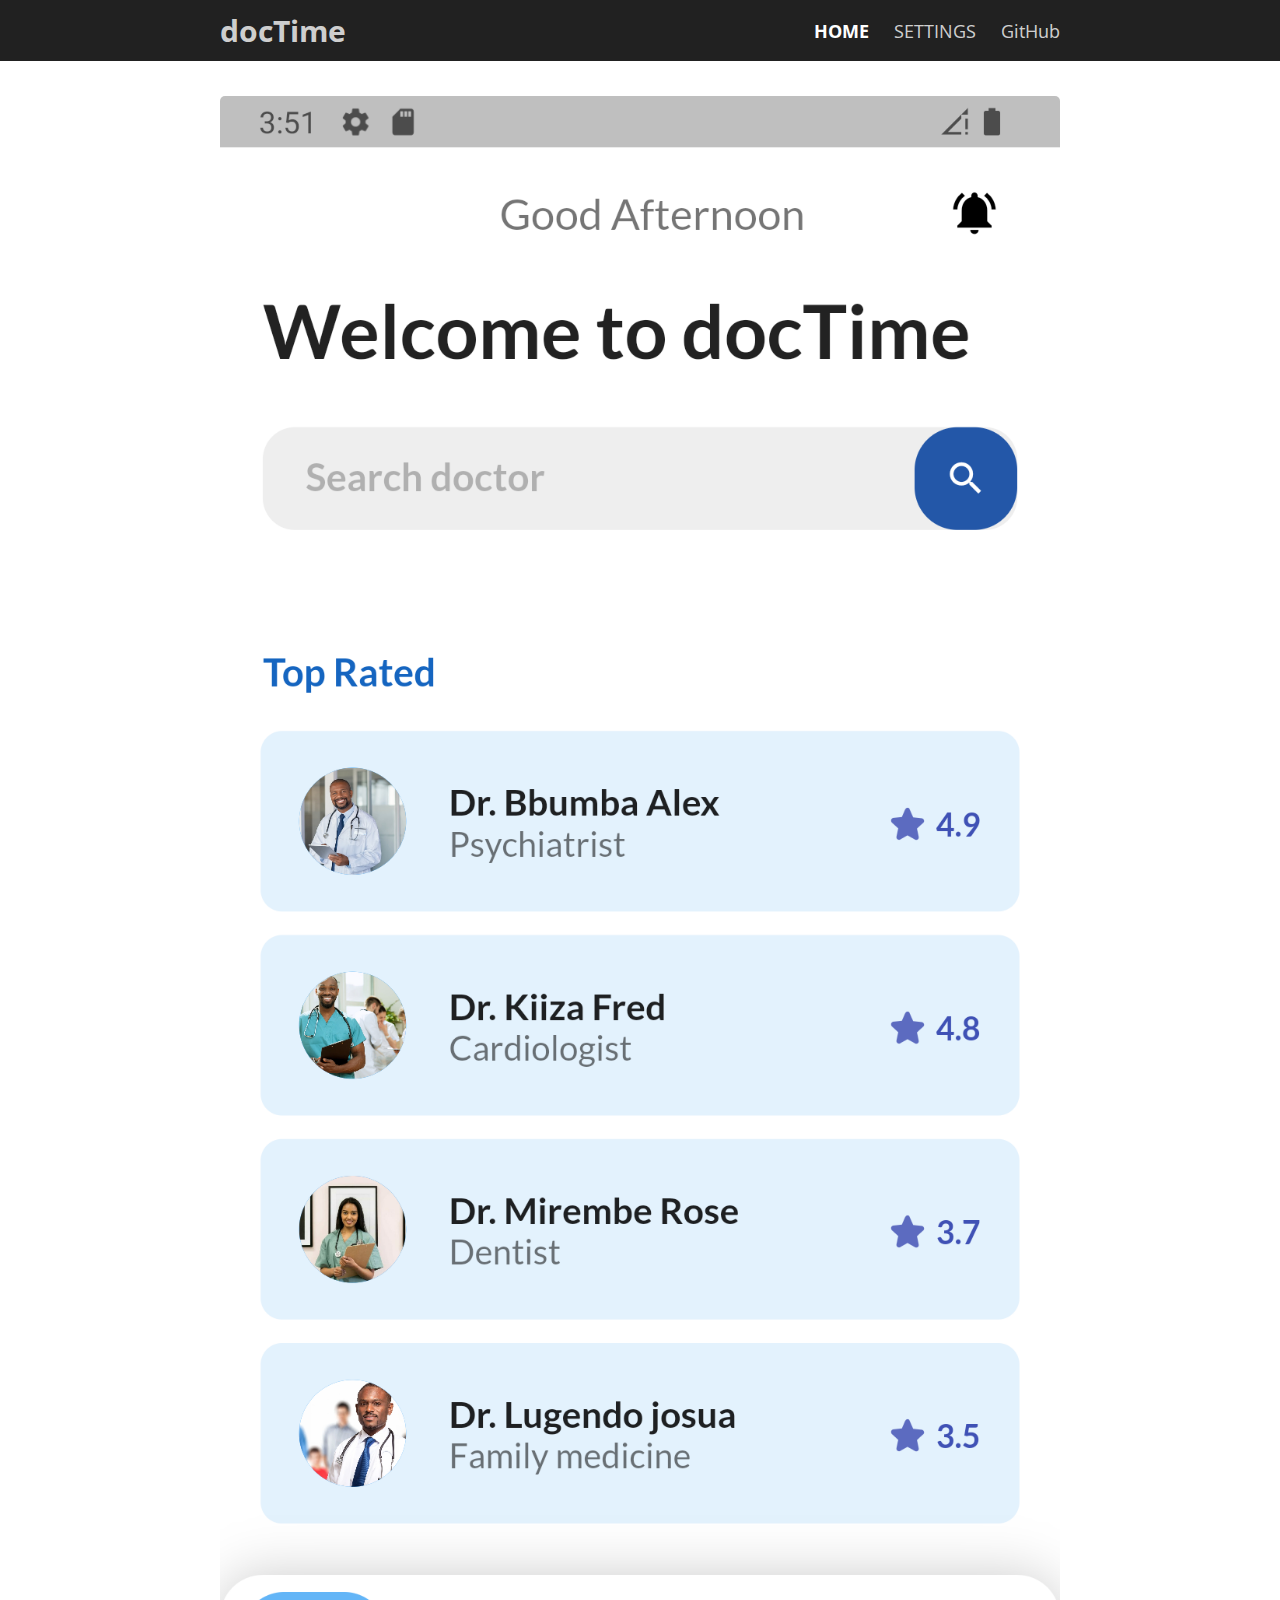
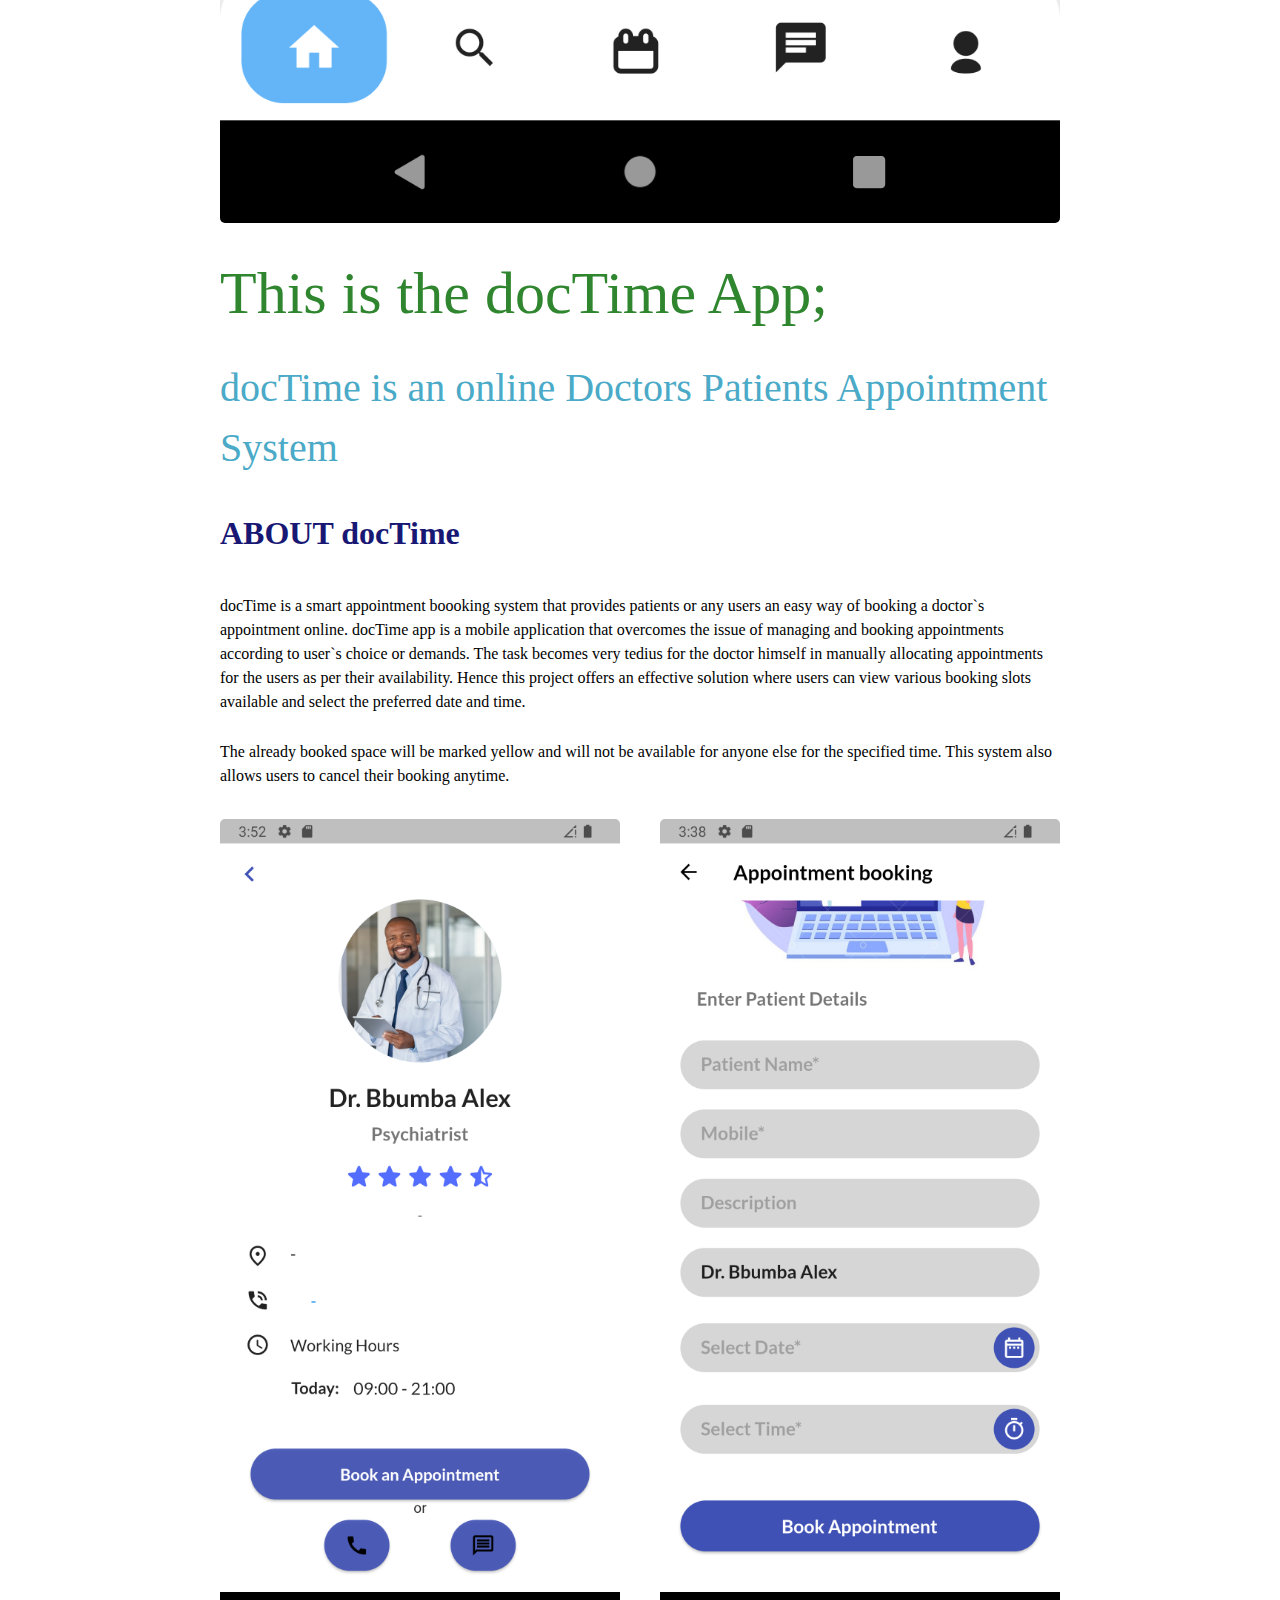
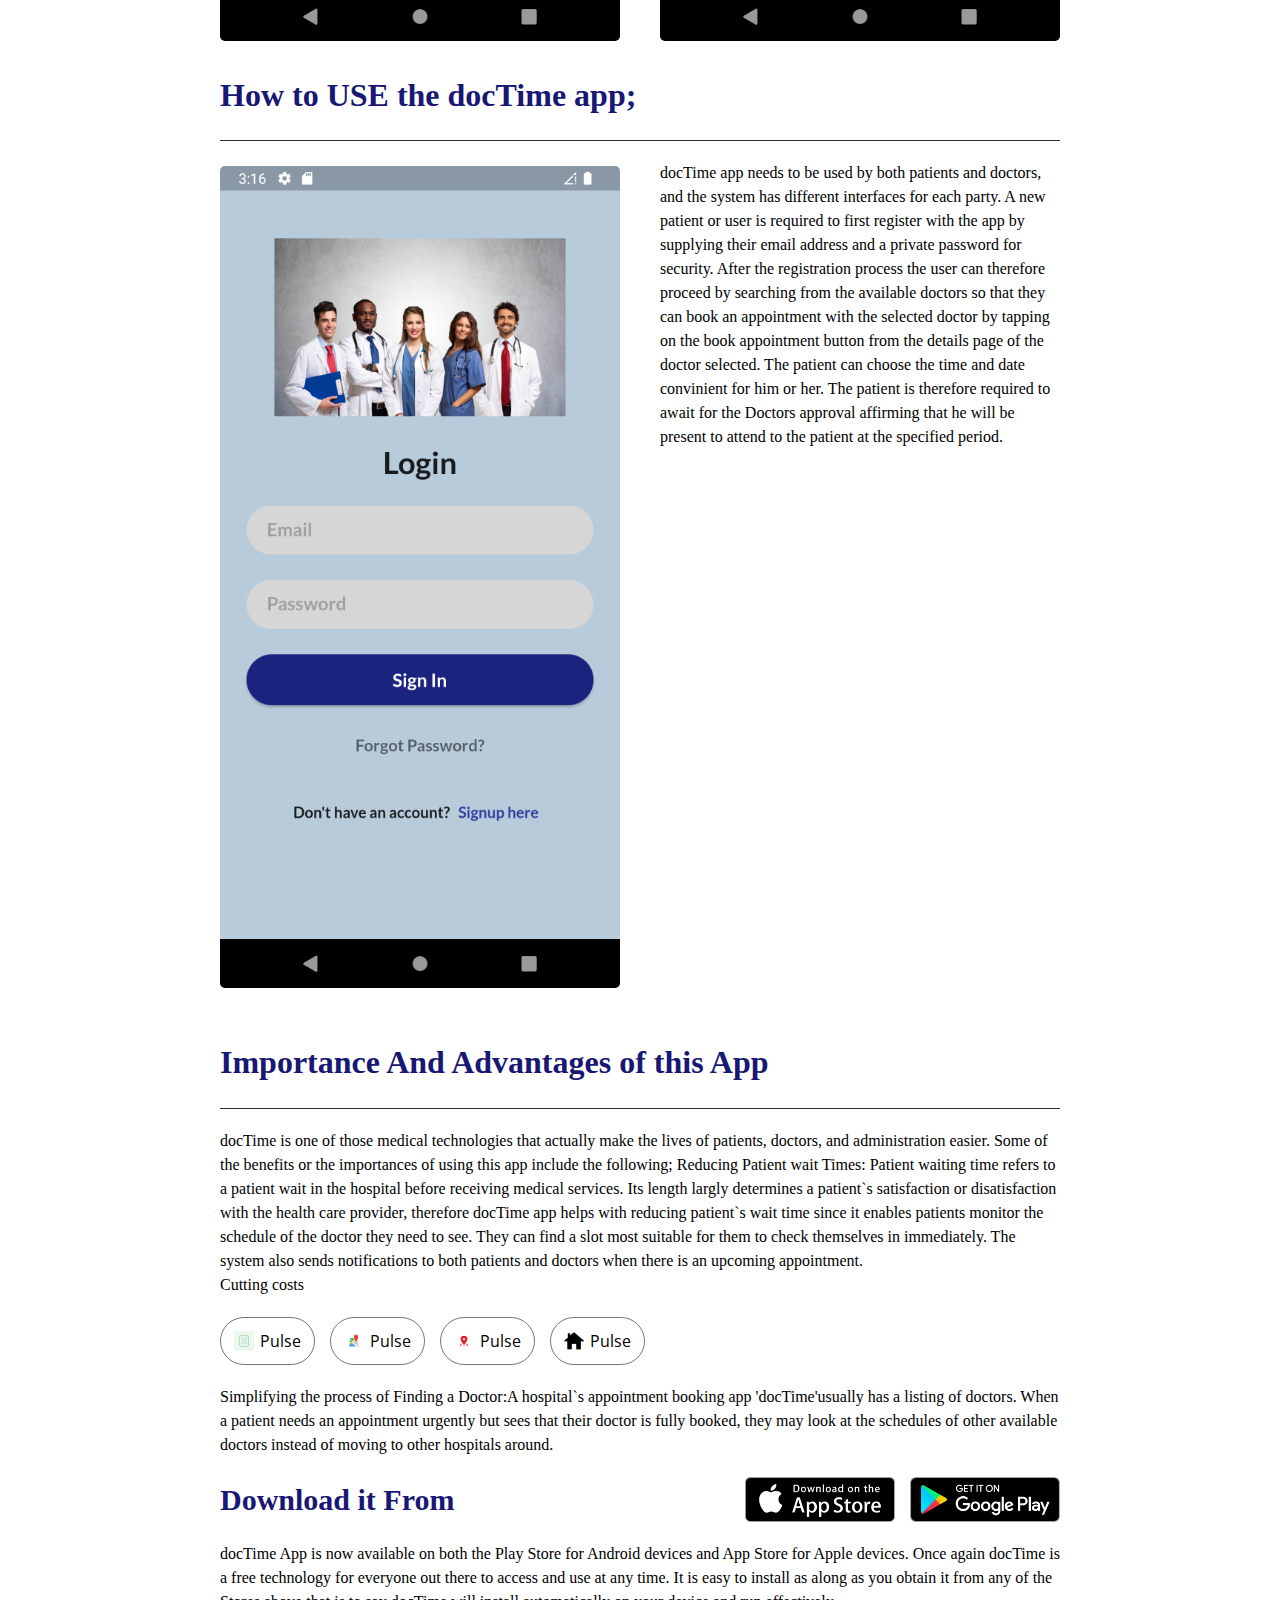
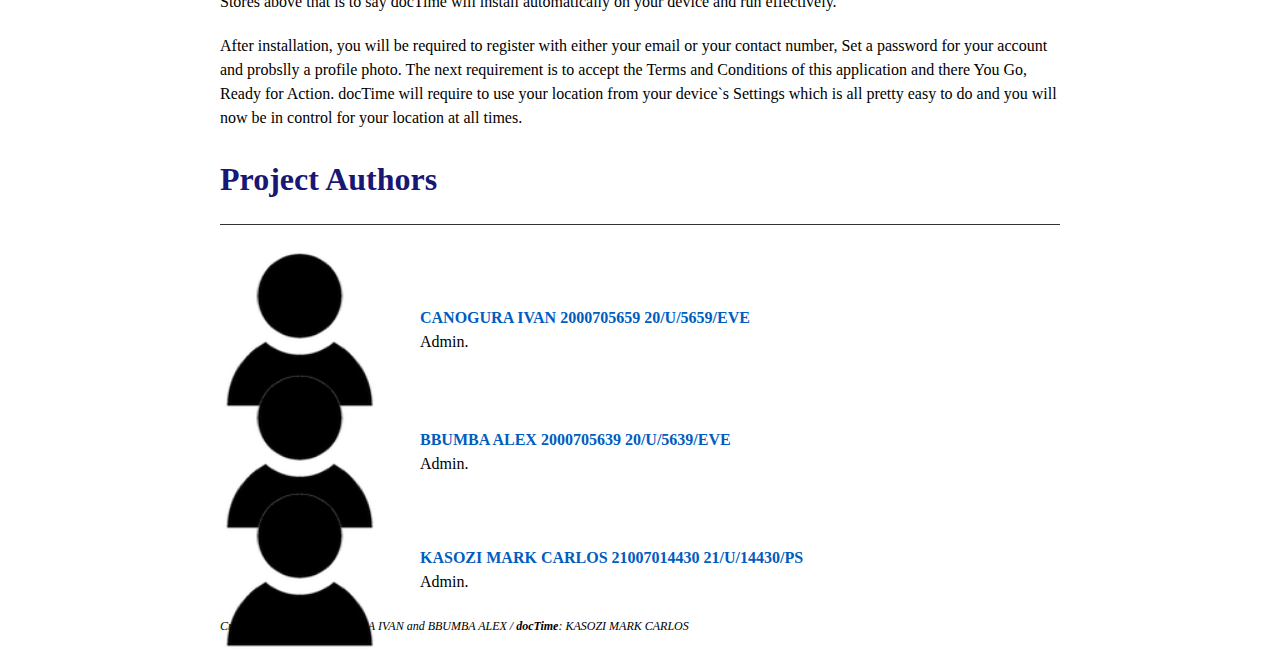
<file: index.html>
<!doctype html>
<html>

<head>
  <title>docTime</title>
  <meta charset="utf-8" name="viewport" content="width=device-width, initial-scale=1">
  <link href="css/frame.css" media="screen" rel="stylesheet" type="text/css" />
  <link href="css/controls.css" media="screen" rel="stylesheet" type="text/css" />
  <link href="css/custom.css" media="screen" rel="stylesheet" type="text/css" />
  <link href='https://fonts.googleapis.com/css?family=Open+Sans:400,700' rel='stylesheet' type='text/css'>
  <link href='https://fonts.googleapis.com/css?family=Open+Sans+Condensed:300,700' rel='stylesheet' type='text/css'>
  <link href="https://fonts.googleapis.com/css?family=Source+Sans+Pro:400,700" rel="stylesheet">
  <script src="https://ajax.googleapis.com/ajax/libs/jquery/3.3.1/jquery.min.js"></script>
  <script src="js/menu.js"></script>
  <style>
    .menu-index {
      color: rgb(255, 255, 255) !important;
      opacity: 1 !important;
      font-weight: 700 !important;
    }
  </style>
</head>

<body>
  <div class="menu-container"></div>
  <div class="content-container">
    <div class="content">
      <div class="content-table flex-column">
        <!-------------------------------------------------------------------------------------------->
        <!--Start Intro-->
        <div class="flex-row">
          <div class="flex-item flex-column">
            <img class="image" src="img/doc3.png">
          </div>
          <div class="flex-item flex-column">
            <p class="text text-large">
              This is the docTime App;
            </p>
          </div>

          <div class="flex-item flex-column">
            <p class="text text-B">
              docTime is an online Doctors Patients Appointment System
            </p>
          </div>

          <div class="flex-row">
            <div class="flex-item flex-column">
              <h1>ABOUT docTime</h1>
              <p class="text add-top-margin">
  
               
                docTime is a smart appointment boooking system that provides patients or any users an easy way of booking a doctor`s
                appointment online. docTime app is a mobile application that overcomes the issue of managing and booking appointments according
                 to user`s choice or demands. The task becomes very tedius for the doctor himself in manually allocating appointments for the 
                 users as per their availability. Hence this project offers an effective solution where users can view various booking slots
                 available and select the preferred date and time. 
              </p>
              <p>
                The already booked space will be marked yellow and will not be available for anyone else for the specified time. This system also
                allows users to cancel their booking anytime.
              </p>
            </div>
          </div>
          <div class ="flex-image"> <!--flex- Image-->
            <div class ="flex-item">
              <img class="image" src ="img/doc4.png">
            </div>
            <div class ="flex-item">
              <img class="image" src ="img/doc8.png">
            </div>
          </div> <!--flex- Image-->
        </div>
        
        <!--End Intro-->
        <!-------------------------------------------------------------------------------------------->
        <!--How To use the app-->
        <div class="flex-row">
          <div class="flex-item flex-column">
            <h1 class="add-top-margin">How to USE the docTime app;</h1>
            <hr>
            <p class="text">
              <img class="image image-wrap-text max-width-400" src="img/doc2 (1).png">
              docTime app needs to be used by both patients and doctors, and the system has different interfaces for each party.
              A new patient or user is required to first register with the app by supplying their email address and a private password
              for security. After the registration process the user can therefore proceed by searching from the available doctors so that 
              they can book an appointment with the selected doctor by tapping on the book appointment button from the details page of the 
              doctor selected. 
              The patient can choose the time and date convinient for him or her. The patient is therefore required to await for the 
              Doctors approval affirming that he will be present to attend to the patient at the specified period.
              
            </p>
          </div>
        </div>
        <!--How to use the app-->
        <!-------------------------------------------------------------------------------------------->
        <!--How to Get findMe-->
        <div class="flex-row">
          <div class="flex-item flex-column">
            <h1 class="add-top-margin">Importance And Advantages  of this App</h1>
            <hr>
            <p class="text">
              docTime is one of those medical technologies that actually make the lives of patients, doctors, and administration
              easier. Some of the benefits or the importances of using this app include the following;
              <B>Reducing Patient wait Times:</B> Patient waiting time refers to a patient wait in the hospital before receiving medical services. 
              Its length largly determines a patient`s satisfaction or disatisfaction with the health care provider, therefore docTime app 
              helps with reducing patient`s wait time since it enables patients monitor the schedule of the doctor they need to see. They can find 
              a slot most suitable for them to check themselves in immediately.
              The system also sends notifications to both patients and doctors when there is an upcoming appointment.</br>
              <B>Cutting costs</B>
              
            </p>
           
            
            
            <div class="control-group">
              <button class="custom-button-flat pulse-black"><img src="img/liveshare02.jpg"><span>Pulse</span></button>
              <button class="custom-button-flat pulse-primary"><img src="img/livelocation7.png"><span>Pulse</span></button>
              <button class="custom-button-flat pulse-danger"><img src="img/livelocation8.jpg"><span>Pulse</span></button>
              <button class="custom-button-flat pulse-info"><img src="img/home.png"><span>Pulse</span></button>
            </div>
            <p class="text">
              <B>Simplifying the process of Finding a Doctor:</B>A hospital`s appointment booking app 'docTime'usually has a listing of 
              doctors. When a patient needs an appointment urgently but sees that their doctor is fully booked, they may look at the schedules
              of other available doctors instead of moving to other hospitals around.
              
            </p>
          </div>
        </div>
        <div class="flex-row-space-between">
          <div class="flex-item flex-column">
            <h1 class="text badge-text">Download it From</h1>
          </div>
          <div class="flex-item flex-column">
            <div class="control-group">
              <a href="javascript:void(0)" target="_blank" class="custom-image-button">
                <img src="img/app-store-badge.png" width="150">
              </a>
              <a href="javascript:void(0)" target="_blank" class="custom-image-button">
                <img src="img/google-play-badge.png" width="150">
              </a>
            </div>
          </div>
        </div>
        <div class="flex-row">
          <div class="flex-item flex-column">
            <p class="text">
              docTime App is now available on both the Play Store for Android devices and App Store for Apple devices. Once again docTime is a free 
              technology for everyone out there to access and use at any time.
              It is easy to install as along as you obtain it from any of the Stores above that is to say docTime will install automatically
              on your device and run effectively.
            </p>
            
            <p class="text">
              After installation, you will be required to register with either your email or your contact number, Set a password for your account 
              and probslly a profile photo. The next requirement is to accept the Terms and Conditions of this application and there You Go,
              Ready for Action.
              docTime will require to use your location from your device`s Settings which is all pretty easy to do and you will now be in control 
              for your location at all times.
            </p>
          </div>
        </div>
        <!--how to get find me-->
        <!-------------------------------------------------------------------------------------------->
        
        <!-------------------------------------------------------------------------------------------->
        <!--Start List of Projects-->
        <div class="flex-row">
          <div class="flex-item flex-column full-width">
            <h1 class="add-top-margin">Project Authors</h1>
            <hr>
          </div>
        </div>
        <div class="flex-row">
          <div class="flex-item flex-item-stretch flex-column">
            <img class="image max-width-400" src="img/user.png">
          </div>
          <div class="flex-item flex-item-stretch-4 flex-column">
            <p class="text">
              <a class="highlight-text" href="javascript:void(0)">CANOGURA IVAN  2000705659   20/U/5659/EVE
              </a><br>
              Admin.
            </p>
          </div>
        </div>
        <div class="flex-row">
          <div class="flex-item flex-item-stretch flex-column">
            <img class="image max-width-400" src="img/user.png">
          </div>
          <div class="flex-item flex-item-stretch-4 flex-column">
            <p class="text">
              <a class="highlight-text" href="javascript:void(0)">BBUMBA ALEX  2000705639   20/U/5639/EVE</a>
              <br>
              Admin.
            </p>
          </div>
        </div>
        <div class="flex-row">
          <div class="flex-item flex-item-stretch flex-column">
            <img class="image max-width-400" src="img/user.png">
          </div>
          <div class="flex-item flex-item-stretch-4 flex-column">
            <p class="text">
              <a class="highlight-text" href="javascript:void(0)">KASOZI MARK CARLOS  21007014430   21/U/14430/PS
              </a><br>
              Admin.                                    
            </p>
          </div>
        </div>
        <!--End List of Projects-->
        <!-------------------------------------------------------------------------------------------->
        <!--Start Credits-->
        <div class="flex-row">
          <div class="flex-item flex-item-stretch flex-column">
            <p class="text text-small text-italic">
              Credits: <span class="highlight-text">docTime</span>: CANOGURA IVAN and BBUMBA ALEX / <span class="highlight-text">docTime</span>: KASOZI MARK CARLOS
            </p>
          </div>
        </div>
        <!--End Credits-->
        <!-------------------------------------------------------------------------------------------->
      </div>
    </div>
  </div>
</body>

</html>
</file>
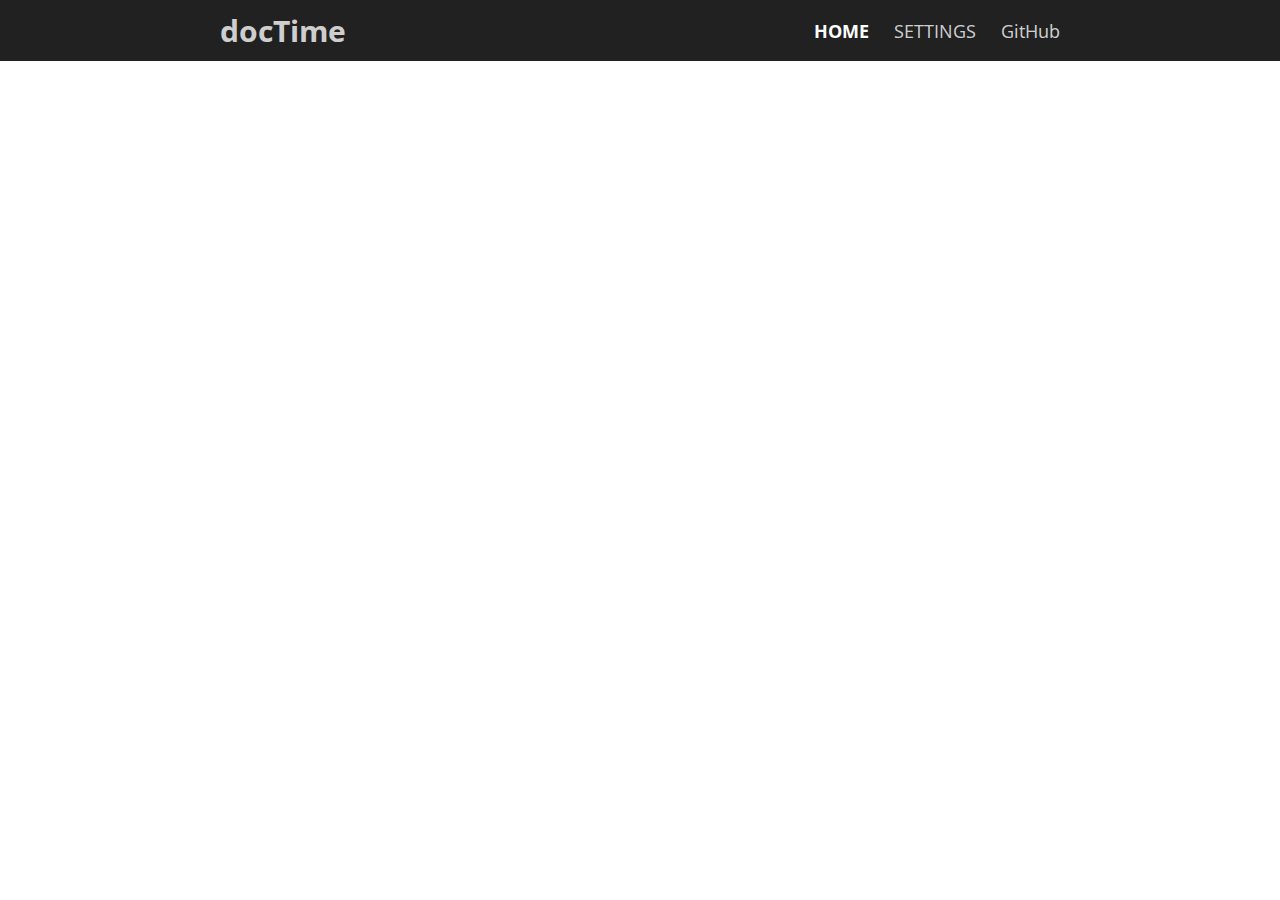
<file: empty.html>
<!doctype html>
<html>

<head>
  <title>Project Title</title>
  <meta charset="utf-8" name="viewport" content="width=device-width, initial-scale=1">
  <link href="css/frame.css" media="screen" rel="stylesheet" type="text/css" />
  <link href="css/controls.css" media="screen" rel="stylesheet" type="text/css" />
  <link href="css/custom.css" media="screen" rel="stylesheet" type="text/css" />
  <link href='https://fonts.googleapis.com/css?family=Open+Sans:400,700' rel='stylesheet' type='text/css'>
  <link href='https://fonts.googleapis.com/css?family=Open+Sans+Condensed:300,700' rel='stylesheet' type='text/css'>
  <link href="https://fonts.googleapis.com/css?family=Source+Sans+Pro:400,700" rel="stylesheet">
  <script src="https://ajax.googleapis.com/ajax/libs/jquery/3.3.1/jquery.min.js"></script>
  <script src="js/menu.js"></script>
  <style>
    .menu-index {
      color: rgb(255, 255, 255) !important;
      opacity: 1 !important;
      font-weight: 700 !important;
    }
  </style>
</head>

<body>
  <div class="menu-container"></div>
  <div class="content-container">
    <div class="content">
      <div class="content-table flex-column">
        <div class="flex-row">
          <div class="flex-item flex-column">
          </div>
          <div class="flex-item flex-column">
          </div>
        </div>
      </div>
    </div>
  </div>
</body>

</html>
</file>
<file: css/frame.css>
/*************************************************************************
 * GitHub: https://github.com/yenchiah/project-website-template
 * Version: v3.29
 * This CSS file is for the website frame
 * If you want to keep this template updated, avoid modifying this file
 * Instead, add your own CSS in the index.css
 *************************************************************************/

html,
body {
  margin: 0;
  padding: 0;
  background-color: white;
  font-family: 'Open Sans', Helvetica, Arial, sans-serif;
  left: 0;
  right: 0;
  width: auto;
}

a {
  outline: none;
  cursor: pointer;
}

img {
  -webkit-touch-callout: none;
  -webkit-user-select: none;
  -khtml-user-select: none;
  -moz-user-select: none;
  -ms-user-select: none;
  user-select: none;
}

video {
  -webkit-touch-callout: none;
  -webkit-user-select: none;
  -khtml-user-select: none;
  -moz-user-select: none;
  -ms-user-select: none;
  user-select: none;
}

h1 {
  color: rgb(24, 24, 116);
  font-family: Georgia, 'Times New Roman', Times, serif;
}

h2 {
  font-size: 24px;
  margin: 10px 0 0 0;
  padding: 0;
  font-weight: bold;
  font-family: 'Open Sans', Helvetica, Arial, sans-serif;
}

h3 {
  font-size: 18px;
  margin: 10px 0 0 0;
  padding: 0;
  font-weight: bold;
  font-family: 'Open Sans', Helvetica, Arial, sans-serif;
}

 p {
  font-family: Georgia, 'Times New Roman', Times, serif;
}

ul,
ol {
  margin: 10px 0 10px 0;
}

li ol,
li ul {
  margin: 0;
}

hr {
  border: 0;
  height: 1px;
  background: #333;
  margin: 0 0 10px 0;
}

.menu-container {
  z-index: 2;
  position: relative;
  width: 100%;
  background-color: #212121;
  min-width: 300px;
  -webkit-touch-callout: none;
  -webkit-user-select: none;
  -khtml-user-select: none;
  -moz-user-select: none;
  -ms-user-select: none;
  user-select: none;
}

.menu {
  position: relative;
  margin: 0 auto;
  max-width: 900px;
}

.menu-table {
  padding: 10px 10px;
  width: 100%;
  margin: 0;
}

.menu-highlight {
  color: rgb(255, 255, 255) !important;
  opacity: 1 !important;
  font-weight: 700 !important;
}

.logo {
  margin-left: 20px;
}

.logo a {
  color: rgba(255, 255, 255, 0.8);
  font-family: 'Open Sans Condensed', Helvetica, Arial, sans-serif;
  font-size: 30px;
  text-decoration: none;
  font-weight: 700;
  flex: 1 auto;
}

.menu-button {
  width: 40px;
  height: 40px;
  display: none;
  cursor: pointer;
  margin-right: 20px;
}

.menu-button img {
  width: 30px;
  height: 30px;
}

.menu-items a {
  color: rgba(255, 255, 255, 0.8);
  text-decoration: none;
  font-weight: 400;
  font-size: 18px;
  flex: 1 auto;
  transition: opacity 0.1s ease-in-out;
  -moz-transition: opacity 0.1s ease-in-out;
  -webkit-transition: opacity 0.1s ease-in-out;
  font-family: 'Open Sans', Helvetica, Arial, sans-serif;
  white-space: nowrap;
}

.menu-items a:not(:last-child) {
  margin-right: 25px;
}

.menu-items a:hover {
  color: rgb(255, 255, 255);
  opacity: 1;
}

.content-container {
  z-index: 1;
  position: relative;
  width: 100%;
  min-width: 300px;
}

.content {
  position: relative;
  margin: 0 auto;
  font-size: 16px;
  font-family: 'Source Sans Pro', Helvetica, Arial, sans-serif;
  font-weight: 300;
  line-height: 1.5;
  max-width: 900px;
  overflow-x: auto;
}

.content p a,
.content ul a,
.content ol a {
  text-decoration: none;
  color: #005cbf;
}

.content p a:hover,
.content ul a:hover,
.content ol a:hover {
  text-decoration: underline;
}

.content-table {
  padding: 20px 10px;
  width: 100%;
  margin: 0;
}

.flex-column {
  display: flex;
  flex-direction: column;
  flex-wrap: wrap;
  justify-content: flex-start;
  align-items: stretch;
  align-content: stretch;
  box-sizing: border-box;
}

.flex-row-space-between {
  display: flex;
  flex-direction: row;
  flex-wrap: wrap;
  justify-content: space-between;
  align-items: center;
  align-content: stretch;
  box-sizing: border-box;
}

.flex-row {
  display: flex;
  flex-direction: row;
  flex-wrap: wrap;
  justify-content: flex-start;
  align-items: center;
  align-content: stretch;
  box-sizing: border-box;
}

.flex-row-center {
  display: flex;
  flex-direction: row;
  flex-wrap: wrap;
  justify-content: center;
  align-items: center;
  align-content: stretch;
  box-sizing: border-box;
}

.flex-item-stretch {
  flex: 1 auto;
}

.flex-item-stretch-2 {
  flex: 1 auto;
}

.flex-item-stretch-3 {
  flex: 1 auto;
}

.flex-item-stretch-4 {
  flex: 1 auto;
}

.flex-item-stretch-5 {
  flex: 1 auto;
}

.flex-image {
  display: flex;
}

.flex-item {
  margin: 0 20px;
}

.left-align {
  float: left;
}

.right-align {
  float: right;
}

.full-width {
  width: 100%;
}

.badge-text {
  font-size: 30px;
  font-weight: 700;
}

.text {
  margin: 10px 0 10px 0;
  padding: 0;
}

.text-large-margin {
  margin: 15px 0 15px 0;
  padding: 0;
}

.text-small-margin {
  margin: 5px 0 5px 0;
  padding: 0;
}

.text-no-margin {
  margin: 0;
  padding: 0;
}

.image {
  border-radius: 5px;
  width: 100%;
  margin: 15px 0;
  -webkit-touch-callout: none;
  -webkit-user-select: none;
  -khtml-user-select: none;
  -moz-user-select: none;
  -ms-user-select: none;
  user-select: none;
  display: flex;
}

.image.center {
  align-self: center;
}

.image img,
.image video {
  width: 100%;
  height: 100%;
  box-sizing: border-box;
  display: table-cell;
  overflow: hidden;
  border-radius: 2px;
}

.adaptive-image {
  background-position: center;
  background-repeat: no-repeat;
  background-size: cover;
}

.image-wrap-text {
  float: left;
  margin: 5px 40px 25px 0;
}

.image-caption {
  width: 100%;
  text-align: center;
  margin-top: -10px;
  margin-bottom: 10px;
}

.max-width-400 {
  max-width: 400px;
}

.max-width-140 {
  max-width: 140px;
}

ol.publication {
  display: flex;
  flex-direction: column-reverse;
  list-style: none;
  margin: 7px 0 7px 0;
  padding: 0;
  flex-wrap: wrap;
}

ol.publication li {
  display: flex;
  align-items: baseline;
  margin: 0;
  padding: 0;
}

ol.publication li p:before {
  line-height: 1;
  margin-right: 5px;
}

ol.publication.C-list {
  counter-reset: C-counter;
}

ol.publication.C-list li p {
  counter-increment: C-counter;
}

ol.publication.C-list li p:before {
  content: "[C"counter(C-counter)"]";
}

ol.publication.J-list {
  counter-reset: J-counter;
}

ol.publication.J-list li p {
  counter-increment: J-counter;
}

ol.publication.J-list li p:before {
  content: "[J"counter(J-counter)"]";
}

ol.publication.T-list {
  counter-reset: T-counter;
}

ol.publication.T-list li p {
  counter-increment: T-counter;
}

ol.publication.T-list li p:before {
  content: "[T"counter(T-counter)"]";
}

ol.publication.O-list {
  counter-reset: O-counter;
}

ol.publication.O-list li p {
  counter-increment: O-counter;
}

ol.publication.O-list li p:before {
  content: "[O"counter(O-counter)"]";
}

ol.publication.P-list {
  counter-reset: P-counter;
}

ol.publication.P-list li p {
  counter-increment: P-counter;
}

ol.publication.P-list li p:before {
  content: "[P"counter(P-counter)"]";
}

ol.publication.M-list {
  counter-reset: M-counter;
}

ol.publication.M-list li p {
  counter-increment: M-counter;
}

ol.publication.M-list li p:before {
  content: "[M"counter(M-counter)"]";
}

ol.publication.F-list {
  counter-reset: F-counter;
}

ol.publication.F-list li p {
  counter-increment: F-counter;
}

ol.publication.F-list li p:before {
  content: "[F"counter(F-counter)"]";
}

ol.publication.A-list {
  counter-reset: A-counter;
}

ol.publication.A-list li p {
  counter-increment: A-counter;
}

ol.publication.A-list li p:before {
  content: "[A"counter(A-counter)"]";
}

ol.nested {
  list-style: none;
  counter-reset: item;
}

ol.nested>li:before {
  counter-increment: item;
  content: counters(item, ".") ". ";
  padding-right: 0.6em;
}

.noselect {
  -webkit-touch-callout: none;
  -webkit-user-select: none;
  -khtml-user-select: none;
  -moz-user-select: none;
  -ms-user-select: none;
  user-select: none;
}

.center-align-content {
  display: flex;
  justify-content: center;
  align-items: center;
}

.left-align-content {
  display: flex;
  justify-content: flex-start;
  align-items: center;
}

.text-large {
  font-size: 60px;
  color: rgb(47, 134, 47);
}
.text-B {
  font-size: 40px;
  color: rgb(74, 170, 199);
}

.text-small {
  font-size: 12px;
}

.text-italic {
  font-style: italic;
}

.text-justify {
  text-align: justify;
}

.text-center {
  text-align: center;
}

.iframe-container {
  position: absolute;
  top: 61px;
  bottom: 0;
  left: 0;
  height: auto;
  width: 100%;
  min-width: 300px;
}

.iframe {
  border: 0;
  width: 100%;
  height: 100%;
}

.iframe-in-body {
  width: 100%;
  height: 400px;
  border: 1px solid #666666;
  margin: 15px 0;
}

.iframe-in-tab {
  width: 100%;
  height: 400px;
  border: 0;
  margin: 0;
  padding: 0;
}

.force-no-scroll {
  overflow-y: hidden;
}

.force-scroll {
  overflow-y: scroll;
}

.highlight-text {
  font-weight: bold;
}

.custom-text-info,
.custom-text-info p,
.custom-text-info a {
  color: #17a2b8;
}

.custom-text-info a:hover {
  color: #007082;
}

.custom-text-primary,
.custom-text-primary p,
.custom-text-primary a {
  color: #007bff;
}

.custom-text-primary a:hover {
  color: #005cbf;
}

.custom-text-danger,
.custom-text-danger p,
.custom-text-danger a {
  color: #dc3545;
}

.custom-text-danger a:hover {
  color: #a71120;
}

.gallery {
  display: flex;
  flex-direction: row;
  flex-wrap: wrap;
  justify-content: flex-start;
  align-items: center;
  align-content: stretch;
  box-sizing: border-box;
  width: 100%;
  padding: 0 10px;
}

.gallery a {
  border: 1px solid rgba(0, 0, 0, 0);
  color: black;
  text-decoration: none;
  padding: 10px;
  cursor: default;
  -webkit-touch-callout: none;
  -webkit-user-select: none;
  -khtml-user-select: none;
  -moz-user-select: none;
  -ms-user-select: none;
  user-select: none;
}

.gallery a>img,
.gallery a>video {
  border-radius: 2px;
  width: 100%;
  background-image: url(../img/loading.gif);
  background-repeat: no-repeat;
  background-size: 30px 30px;
  background-position: center;
  min-height: 50px;
}

.gallery a>div {
  width: 100%;
  text-align: center;
}

.custom-table-container {
  display: grid;
  width: fit-content;
  width: -moz-fit-content;
  margin: 15px 0;
}

.custom-table-container.center {
  margin-left: auto;
  margin-right: auto;
}

.custom-table {
  display: block;
  overflow-x: auto;
  border: 1px solid #666666;
  border-collapse: collapse;
  border-spacing: 0;
  empty-cells: show;
  margin: 0;
  padding: 0;
}

.custom-table thead {
  text-align: left;
  border-bottom: 1px solid #666666;
}

.custom-table tfoot {
  border-top: 1px solid #666666;
}

.custom-table tr.bg-color-gray {
  background-color: #dadada;
}

.custom-table tr.bg-color-light-gray {
  background-color: #efefef;
}

.custom-table td,
.custom-table th {
  padding: 5px 10px;
}

.no-top-margin {
  margin-top: 0;
}

.no-bottom-margin {
  margin-bottom: 0;
}

.break-long-url {
  /* These are technically the same, but use both */
  overflow-wrap: break-word;
  word-wrap: break-word;

  -ms-word-break: break-all;
  /* This is the dangerous one in WebKit, as it breaks things wherever */
  word-break: break-all;
  /* Instead use this non-standard one: */
  word-break: break-word;

  /* Adds a hyphen where the word breaks, if supported (No Blink) */
  -ms-hyphens: auto;
  -moz-hyphens: auto;
  -webkit-hyphens: auto;
  hyphens: auto;
}

.graph-title {
  font-size: 20px;
  margin-bottom: 0;
  margin-top: 15px;
}

.add-top-margin {
  margin-top: 15px;
}

.add-top-margin-small {
  margin-top: 5px;
}

.add-top-margin-large {
  margin-top: 20px;
}

.add-bottom-margin {
  margin-bottom: 15px;
}

.add-bottom-margin-small {
  margin-bottom: 5px;
}

.add-bottom-margin-large {
  margin-bottom: 20px;
}

@media screen and (min-width: 900px) {
  .flex-item-stretch {
    flex: 1;
  }

  .flex-item-stretch-2 {
    flex: 2;
  }

  .flex-item-stretch-3 {
    flex: 3;
  }

  .flex-item-stretch-4 {
    flex: 4;
  }

  .flex-item-stretch-5 {
    flex: 5;
  }
}

@media screen and (max-width: 750px) {
  .logo {
    -webkit-tap-highlight-color: transparent;
  }

  .menu-items {
    display: none;
    width: 100%;
  }

  .menu-items a:first-child {
    margin-top: 10px;
  }

  .menu-items a {
    width: 100%;
    padding: 10px 0;
    border-top: 1px solid rgba(255, 255, 255, 0.5);
  }

  .menu-button {
    display: flex;
    flex-direction: row;
    flex-wrap: wrap;
    justify-content: flex-end;
    align-items: center;
    align-content: stretch;
    box-sizing: border-box;
    -webkit-tap-highlight-color: transparent;
  }

  .menu-button:focus {
    pointer-events: none;
  }

  .menu-button:focus+.menu-items {
    display: block;
  }

  .menu-button:focus+.menu-items a {
    display: block;
  }

  .menu-items:hover {
    display: block;
  }

  .menu-items>a {
    display: block;
  }

  .image-wrap-text {
    max-width: 100%;
    margin-bottom: 20px;
    margin-right: 0;
  }
}

@media screen and (min-width: 900px) {
  .gallery a {
    flex: 1 0 25%;
    max-width: 25%;
  }
}

@media screen and (min-width: 700px) and (max-width: 900px) {
  .gallery a {
    flex: 1 0 33.3%;
    max-width: 33.3%;
  }
}

@media screen and (min-width: 500px) and (max-width: 700px) {
  .gallery a {
    flex: 1 0 50%;
    max-width: 50%;
  }
}

@media screen and (max-width: 500px) {
  .gallery a {
    flex: 1 0 100%;
    max-width: 100%;
  }
}
</file>
<file: css/controls.css>
/*************************************************************************
 * GitHub: https://github.com/yenchiah/project-website-template
 * Version: v3.29
 * This CSS file has control elements that do not require JavaScript
 * If you want to keep this template updated, avoid modifying this file
 * Instead, add your own CSS in the index.css
 *************************************************************************/

.custom-image-button {
  display: flex;
  flex-direction: column;
  flex-wrap: wrap;
  justify-content: flex-start;
  align-items: stretch;
  align-content: stretch;
  box-sizing: border-box;
  text-decoration: none;
  -webkit-touch-callout: none;
  -webkit-user-select: none;
  -khtml-user-select: none;
  -moz-user-select: none;
  -ms-user-select: none;
  user-select: none;
}

.custom-button {
  font-family: 'Open Sans', Helvetica, Arial, sans-serif;
  padding: 10px 20px;
  text-align: center;
  font-size: 14px;
  line-height: 15px;
  outline: none;
  border-radius: 2px;
  cursor: pointer;
  box-shadow: none;
  transition: background-color 0.1s, box-shadow 0.1s, border 0.1s;
  text-decoration: none;
  display: block;
  box-sizing: border-box;
  color: white;
  border: 1px solid #7d7d7d;
  background-color: #7d7d7d;
  -webkit-touch-callout: none;
  -webkit-user-select: none;
  -khtml-user-select: none;
  -moz-user-select: none;
  -ms-user-select: none;
  user-select: none;
}

.custom-button:not(:disabled):hover {
  background-color: #4d4d4d;
  border-color: #4d4d4d;
}

.custom-button:not(:disabled):active {
  background-color: #4d4d4d;
  border-color: #4d4d4d;
}

.custom-button:disabled {
  opacity: 0.4;
  cursor: default;
}

.custom-button-primary {
  background-color: #007bff;
  border-color: #007bff;
}

.custom-button-primary:not(:disabled):hover {
  background-color: #005cbf;
  border-color: #005cbf;
}

.custom-button-primary:not(:disabled):active {
  background-color: #005cbf;
  border-color: #005cbf;
}

.custom-button-danger {
  background-color: #dc3545;
  border-color: #dc3545;
}

.custom-button-danger:not(:disabled):hover {
  background-color: #a71120;
  border-color: #a71120;
}

.custom-button-danger:not(:disabled):active {
  background-color: #a71120;
  border-color: #a71120;
}

.custom-button-info {
  background-color: #17a2b8;
  border-color: #17a2b8;
}

.custom-button-info:not(:disabled):hover {
  background-color: #007082;
  border-color: #007082;
}

.custom-button-info:not(:disabled):active {
  background-color: #007082;
  border-color: #007082;
}

.custom-button-flat {
  font-family: 'Open Sans', Helvetica, Arial, sans-serif;
  text-align: center;
  font-size: 16px;
  line-height: 16px;
  outline: none;
  border-radius: 48px;
  cursor: pointer;
  box-shadow: none;
  transition: background-color 0.1s, box-shadow 0.1s, border 0.1s;
  text-decoration: none;
  color: black;
  border: 1px solid #777777;
  background-color: white;
  padding: 13px;
  display: flex;
  flex-direction: row;
  flex-wrap: wrap;
  justify-content: center;
  align-items: center;
  align-content: center;
  box-sizing: border-box;
  -webkit-touch-callout: none;
  -webkit-user-select: none;
  -khtml-user-select: none;
  -moz-user-select: none;
  -ms-user-select: none;
  user-select: none;
}

.custom-button-flat.large {
  font-size: 18px;
  line-height: 18px;
  padding: 17px;
  border-radius: 56px;
}

.custom-button-flat.small {
  font-size: 14px;
  line-height: 14px;
  padding: 12px;
  border-radius: 42px;
}

.custom-button-flat:disabled {
  opacity: 0.4;
  cursor: default;
}

.custom-button-flat img {
  width: 20px;
  height: 20px;
}

.custom-button-flat.small img {
  width: 16px;
  height: 16px;
}

.custom-button-flat.large img {
  width: 24px;
  height: 24px;
}

.custom-button-flat span {
  margin-left: 6px;
}

input.custom-textbox,
textarea.custom-textbox {
  font-family: 'Source Sans Pro', Helvetica, Arial, sans-serif;
  box-sizing: border-box;
  padding: 5px 10px;
  background: rgb(255, 255, 255);
  border: 1px solid #7d7d7d;
  font-size: 16px;
  outline: none;
  border-radius: 2px;
  resize: vertical;
}

input.custom-textbox {
  min-height: 37px;
  max-height: 37px;
}

textarea.custom-textbox {
  min-height: 60px;
  max-height: 200px;
}

input[readonly].custom-textbox,
textarea[readonly].custom-textbox {
  cursor: default;
  background: rgb(230, 230, 230);
}

.control-group {
  display: flex;
  flex-direction: row;
  flex-wrap: wrap;
  justify-content: flex-start;
  align-items: center;
  align-content: stretch;
  box-sizing: border-box;
  -webkit-touch-callout: none;
  -webkit-user-select: none;
  -khtml-user-select: none;
  -moz-user-select: none;
  -ms-user-select: none;
  user-select: none;
}

.control-group .custom-image-button {
  margin: 10px 0 10px 0;
}

.control-group .custom-image-button:not(:last-child) {
  margin-right: 15px;
}

.control-group .custom-button {
  margin: 10px 0 10px 0;
}

.control-group .custom-button:not(:last-child) {
  margin-right: 15px;
}

.control-group .custom-button-flat {
  margin: 10px 0 10px 0;
}

.control-group .custom-button-flat:not(:last-child) {
  margin-right: 15px;
}

.control-group .custom-textbox {
  margin: 10px 0 10px 0;
}

.control-group .custom-textbox:not(:last-child) {
  margin-right: 15px;
}

@media screen and (max-width: 500px) {
  .stretch-on-mobile {
    margin-left: 0 !important;
    margin-right: 0 !important;
    flex: 1 0 100%;
    max-width: 100%;
  }
}

.pulse-white {
  box-shadow: 0 0 0 rgba(255, 255, 255, 0.5);
  animation: pulse-white 2s infinite;
}

@-webkit-keyframes pulse-white {
  0% {
    -webkit-box-shadow: 0 0 0 0 rgba(255, 255, 255, 0.5);
  }

  70% {
    -webkit-box-shadow: 0 0 0 15px rgba(255, 255, 255, 0);
  }

  100% {
    -webkit-box-shadow: 0 0 0 0 rgba(255, 255, 255, 0);
  }
}

@keyframes pulse-white {
  0% {
    -moz-box-shadow: 0 0 0 0 rgba(255, 255, 255, 0.5);
    box-shadow: 0 0 0 0 rgba(255, 255, 255, 0.5);
  }

  70% {
    -moz-box-shadow: 0 0 0 15px rgba(255, 255, 255, 0);
    box-shadow: 0 0 0 15px rgba(255, 255, 255, 0);
  }

  100% {
    -moz-box-shadow: 0 0 0 0 rgba(255, 255, 255, 0);
    box-shadow: 0 0 0 0 rgba(255, 255, 255, 0);
  }
}

.pulse-black {
  box-shadow: 0 0 0 rgba(0, 0, 0, 0.5);
  animation: pulse-black 2s infinite;
}

@-webkit-keyframes pulse-black {
  0% {
    -webkit-box-shadow: 0 0 0 0 rgba(0, 0, 0, 0.5);
  }

  70% {
    -webkit-box-shadow: 0 0 0 15px rgba(0, 0, 0, 0);
  }

  100% {
    -webkit-box-shadow: 0 0 0 0 rgba(0, 0, 0, 0);
  }
}

@keyframes pulse-black {
  0% {
    -moz-box-shadow: 0 0 0 0 rgba(0, 0, 0, 0.5);
    box-shadow: 0 0 0 0 rgba(0, 0, 0, 0.5);
  }

  70% {
    -moz-box-shadow: 0 0 0 15px rgba(0, 0, 0, 0);
    box-shadow: 0 0 0 15px rgba(0, 0, 0, 0);
  }

  100% {
    -moz-box-shadow: 0 0 0 0 rgba(0, 0, 0, 0);
    box-shadow: 0 0 0 0 rgba(0, 0, 0, 0);
  }
}

.pulse-primary {
  box-shadow: 0 0 0 rgba(0, 123, 255, 0.5);
  animation: pulse-primary 2s infinite;
}

@-webkit-keyframes pulse-primary {
  0% {
    -webkit-box-shadow: 0 0 0 0 rgba(0, 123, 255, 0.5);
  }

  70% {
    -webkit-box-shadow: 0 0 0 15px rgba(0, 123, 255, 0);
  }

  100% {
    -webkit-box-shadow: 0 0 0 0 rgba(0, 123, 255, 0);
  }
}

@keyframes pulse-primary {
  0% {
    -moz-box-shadow: 0 0 0 0 rgba(0, 123, 255, 0.5);
    box-shadow: 0 0 0 0 rgba(0, 123, 255, 0.5);
  }

  70% {
    -moz-box-shadow: 0 0 0 15px rgba(0, 123, 255, 0);
    box-shadow: 0 0 0 15px rgba(0, 123, 255, 0);
  }

  100% {
    -moz-box-shadow: 0 0 0 0 rgba(0, 123, 255, 0);
    box-shadow: 0 0 0 0 rgba(0, 123, 255, 0);
  }
}

.pulse-danger {
  box-shadow: 0 0 0 rgba(220, 53, 69, 0.5);
  animation: pulse-danger 2s infinite;
}

@-webkit-keyframes pulse-danger {
  0% {
    -webkit-box-shadow: 0 0 0 0 rgba(220, 53, 69, 0.5);
  }

  70% {
    -webkit-box-shadow: 0 0 0 15px rgba(220, 53, 69, 0);
  }

  100% {
    -webkit-box-shadow: 0 0 0 0 rgba(220, 53, 69, 0);
  }
}

@keyframes pulse-danger {
  0% {
    -moz-box-shadow: 0 0 0 0 rgba(220, 53, 69, 0.5);
    box-shadow: 0 0 0 0 rgba(220, 53, 69, 0.5);
  }

  70% {
    -moz-box-shadow: 0 0 0 15px rgba(220, 53, 69, 0);
    box-shadow: 0 0 0 15px rgba(220, 53, 69, 0);
  }

  100% {
    -moz-box-shadow: 0 0 0 0 rgba(220, 53, 69, 0);
    box-shadow: 0 0 0 0 rgba(220, 53, 69, 0);
  }
}

.pulse-info {
  box-shadow: 0 0 0 rgba(23, 162, 184, 0.5);
  animation: pulse-info 2s infinite;
}

@-webkit-keyframes pulse-info {
  0% {
    -webkit-box-shadow: 0 0 0 0 rgba(23, 162, 184, 0.5);
  }

  70% {
    -webkit-box-shadow: 0 0 0 15px rgba(23, 162, 184, 0);
  }

  100% {
    -webkit-box-shadow: 0 0 0 0 rgba(23, 162, 184, 0);
  }
}

@keyframes pulse-info {
  0% {
    -moz-box-shadow: 0 0 0 0 rgba(23, 162, 184, 0.5);
    box-shadow: 0 0 0 0 rgba(23, 162, 184, 0.5);
  }

  70% {
    -moz-box-shadow: 0 0 0 15px rgba(23, 162, 184, 0);
    box-shadow: 0 0 0 15px rgba(23, 162, 184, 0);
  }

  100% {
    -moz-box-shadow: 0 0 0 0 rgba(23, 162, 184, 0);
    box-shadow: 0 0 0 0 rgba(23, 162, 184, 0);
  }
}
</file>
<file: css/custom.css>
/*************************************************************************
 * Your custom CSS file
 *************************************************************************/

.custom-dropdown {
  width: 240px;
}

.custom-textbox {
  width: 240px;
}

#dialog-1,
#dialog-2,
#dialog-3,
#dialog-4,
#share-dialog {
  display: none;
}

#share-url {
  width: 100%;
  -webkit-touch-callout: default !important;
  -webkit-user-select: text !important;
  -khtml-user-select: text !important;
  -moz-user-select: text !important;
  -ms-user-select: text !important;
  user-select: text !important;
}

#share-url-copy-prompt {
  display: none;
  color: #007bff;
}
</file>
